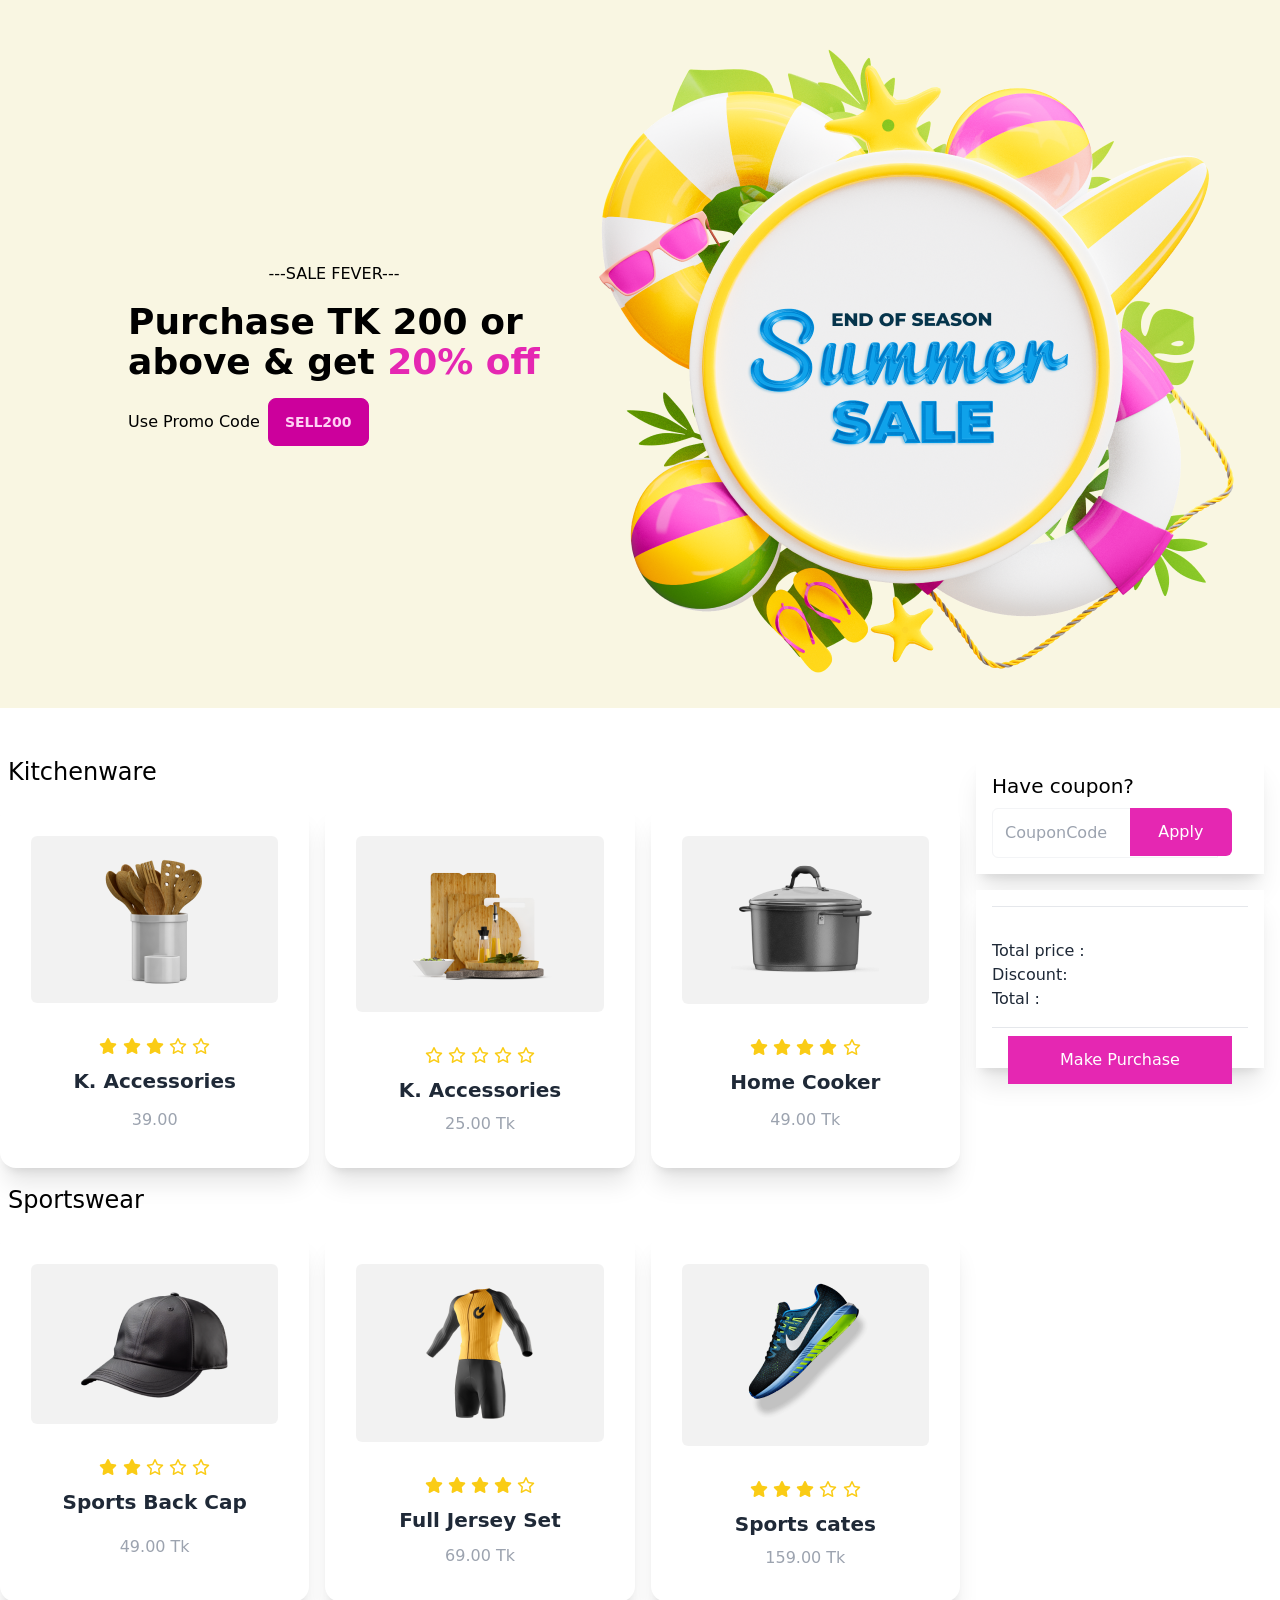
<file: index.html>
<!DOCTYPE html>
<html lang="en" data-theme="light">
  <head>
    <meta charset="UTF-8" />
    <meta name="viewport" content="width=device-width, initial-scale=1.0" />
    <title>Document</title>
    <link rel="stylesheet" href="./output/tailwind.css" />
    <link
      rel="stylesheet"
      href="https://cdnjs.cloudflare.com/ajax/libs/font-awesome/6.4.2/css/all.min.css"
      integrity="sha512-z3gLpd7yknf1YoNbCzqRKc4qyor8gaKU1qmn+CShxbuBusANI9QpRohGBreCFkKxLhei6S9CQXFEbbKuqLg0DA=="
      crossorigin="anonymous"
      referrerpolicy="no-referrer"
    />
  </head>
  <body>
    <header>
      <div
        class="flex flex-col md:flex-row justify-evenly items-center bg-[#F9F6E2]"
      >
        <div class="md:ml-28">
          <p class="text-black text-center text-md md:font-medium mb-4">
            ---SALE FEVER---
          </p>
          <p class="text-black text-xl md:text-4xl font-bold mb-4">
            Purchase TK 200 or <br />
            above & get <span class="text-[#E527B2]">20% off</span>
          </p>
          <div class="flex items-center gap-2">
            <p class="text-black">Use Promo Code</p>
            <button class="btn btn-active btn-secondary h-4">SELL200</button>
          </div>
        </div>
        <div class="">
          <img src="./images/Summer 1.png" alt="" />
        </div>
      </div>
    </header>
    <main
      id="conteinar"
      class="max-w-screen-xl mx-auto flex flex-col md:flex-row mt-12"
    >
      <div class="w-full md:w-3/4 md:flex-1 lg:flex-none mb-8 md:mb-0 md:pr-84">
        <div>
          <h1 class="text-bold text-black text-2xl pl-2 mb-4">Kitchenware</h1>
          <div class="grid grid-cols-1 d:grid-cols-2 lg:grid-cols-3 gap-4">
            <!-- card-1 -->

            <div
              onclick="addInCart(this)"
              class="card bg-base-100 shadow-xl cursor-pointer"
            >
              <figure class="p-4 w-4/5 mx-auto mt-8 bg-[#1111110D] rounded-md">
                <img src="./images/prod1.png" alt="item-1" class="rounded-xl" />
              </figure>
              <div class="card-body items-center text-center">
                <div class="inline text-yellow-400">
                  <i class="fa-solid fa-star"></i>
                  <i class="fa-solid fa-star"></i>
                  <i class="fa-solid fa-star"></i>
                  <i class="fa-regular fa-star"></i>
                  <i class="fa-regular fa-star"></i>
                </div>

                <p id="kAccessories" class="text-xl font-semibold">
                  K. Accessories
                </p>
                <p class="text-gray-400">
                  <span id="kAccessoriesPrice">39.00</span>
                </p>
              </div>
            </div>
            <!-- card-2 -->

            <div
              onclick="KAccessories_2(this)"
              class="card bg-base-100 shadow-xl cursor-pointer"
            >
              <figure class="p-4 w-4/5 mx-auto mt-8 bg-[#1111110D] rounded-md">
                <img src="./images/prod2.png" alt="item-1" class="rounded-xl" />
              </figure>
              <div class="card-body items-center text-center">
                <div class="inline text-yellow-400">
                  <i class="fa-regular fa-star"></i>
                  <i class="fa-regular fa-star"></i>
                  <i class="fa-regular fa-star"></i>
                  <i class="fa-regular fa-star"></i>
                  <i class="fa-regular fa-star"></i>
                </div>

                <p id="kAccessories-2" class="text-xl font-semibold">
                  K. Accessories
                </p>
                <p id="kAccessories-2:Price" class="text-gray-400">25.00 Tk</p>
              </div>
            </div>
            <!-- card-3 -->

            <div
              onclick="KAccessories_3(this)"
              class="card bg-base-100 shadow-xl"
            >
              <figure class="p-4 w-4/5 mx-auto mt-8 bg-[#1111110D] rounded-md">
                <img src="./images/prod3.png" alt="item-1" class="rounded-xl" />
              </figure>
              <div class="card-body items-center text-center">
                <div class="inline text-yellow-400">
                  <i class="fa-solid fa-star"></i>
                  <i class="fa-solid fa-star"></i>
                  <i class="fa-solid fa-star"></i>
                  <i class="fa-solid fa-star"></i>
                  <i class="fa-regular fa-star"></i>
                </div>

                <p id="kAccessories-3" class="text-xl font-semibold">
                  Home Cooker
                </p>
                <p id="kAccessories-3:Price" class="text-gray-400">49.00 Tk</p>
              </div>
            </div>
          </div>
        </div>
        <div>
          <h1 class="text-bold text-black text-2xl pl-2 mt-4 mb-4">
            Sportswear
          </h1>
          <div class="grid grid-cols-1 lg:grid-cols-3 gap-4">
            <!-- card-1 -->

            <div
              onclick="Sportswear_1(this)"
              class="card bg-base-100 shadow-xl"
            >
              <figure class="p-4 w-4/5 mx-auto mt-8 bg-[#1111110D] rounded-md">
                <img src="./images/prod4.png" alt="item-1" class="rounded-xl" />
              </figure>
              <div class="card-body items-center text-center">
                <div class="inline text-yellow-400">
                  <i class="fa-solid fa-star"></i>
                  <i class="fa-solid fa-star"></i>
                  <i class="fa-regular fa-star"></i>
                  <i class="fa-regular fa-star"></i>
                  <i class="fa-regular fa-star"></i>
                </div>

                <p id="SportswearProduct_1" class="text-xl font-semibold">
                  Sports Back Cap
                </p>
                <p id="SportswearPrice_1" class="text-gray-400">49.00 Tk</p>
              </div>
            </div>
            <!-- card-2 -->

            <div
              onclick="Sportswear_2(this)"
              class="card bg-base-100 shadow-xl"
            >
              <figure class="p-4 w-4/5 mx-auto mt-8 bg-[#1111110D] rounded-md">
                <img src="./images/prod5.png" alt="item-1" class="rounded-xl" />
              </figure>
              <div class="card-body items-center text-center">
                <div class="inline text-yellow-400">
                  <i class="fa-solid fa-star"></i>
                  <i class="fa-solid fa-star"></i>
                  <i class="fa-solid fa-star"></i>
                  <i class="fa-solid fa-star"></i>
                  <i class="fa-regular fa-star"></i>
                </div>

                <p id="SportswearProduct_2" class="text-xl font-semibold">
                  Full Jersey Set
                </p>
                <p id="SportswearPrice_2" class="text-gray-400">69.00 Tk</p>
              </div>
            </div>
            <!-- card-3 -->

            <div
              onclick="Sportswear_3(this)"
              class="card bg-base-100 shadow-xl"
            >
              <figure class="p-4 w-4/5 mx-auto mt-8 bg-[#1111110D] rounded-md">
                <img src="./images/prod6.png" alt="item-1" class="rounded-xl" />
              </figure>
              <div class="card-body items-center text-center">
                <div class="inline text-yellow-400">
                  <i class="fa-solid fa-star"></i>
                  <i class="fa-solid fa-star"></i>
                  <i class="fa-solid fa-star"></i>
                  <i class="fa-regular fa-star"></i>
                  <i class="fa-regular fa-star"></i>
                </div>

                <p id="SportswearProduct_3" class="text-xl font-semibold">
                  Sports cates
                </p>
                <p id="SportswearPrice_3" class="text-gray-400">159.00 Tk</p>
              </div>
            </div>
          </div>
        </div>
      </div>
      <!-- have coupon -->
      <div class="w-full md:w-1/4 md:flex-1 lg:flex-none px-4">
        <div class="mb-4 px-4 py-4 bg-base-100 shadow-xl">
          <h1 class="text-xl text-black font-medium mb-2">Have coupon?</h1>
          <div class="flex items-centerb relative">
            <label for="" class="w-full">
              <input
                type="text"
                name=""
                class="border border-gray-100 p-3 rounded-l-md outline-none"
                id="couponCode"
                placeholder="CouponCode"
              />
            </label>
            <button
              id="apply-coupon"
              class="w-2/5 p-3 bg-[#E527B2] text-white rounded-r-md absolute right-4 lg:right-0 xl:right-4"
            >
              Apply
            </button>
          </div>
        </div>
        <!-- make purchase -->
        <div class="">
          <div id="cardEntry"></div>
          <div id="cart" class="bg-base-100 shadow-xl p-4">
            <div>
              <hr class="px-4 mb-8" />
              <p>Total price : <span id="totalPrice"></span></p>
              <p>Discount: <span id="discountInTaka"></span></p>
              <p>Total : <span id="grandTotal"></span></p>
              <hr class="px-4 mt-4" />
              <br />
            </div>
          </div>
          <div class="px-8 -mt-8 mb-64">
            <button
              id="purchaseBtn"
              class="bg-[#E527B2] w-full mx-auto p-3 text-white"
            >
              Make Purchase
            </button>
            <dialog id="purchase" class="modal">
              <form method="dialog" class="modal-box">
                <img src="./images/congo.png" alt="" class="mx-auto" />
                <h3 class="font-bold text-xl md:text-4xl text-center">
                  Congratulations
                </h3>
                <p class="py-4 text-center">Your Purchase the product</p>
                <div class="modal-action flex justify-center">
                  <button id="goHome" class="btn-secondary p-4 rounded-lg">
                    Go Home
                  </button>
                </div>
              </form>
            </dialog>
          </div>
        </div>
      </div>
    </main>

    <!-- Javascript linkup  -->
    <script src="./javascript/utilities.js"></script>
    <script src="./javascript/script.js"></script>
  </body>
</html>
</file>
